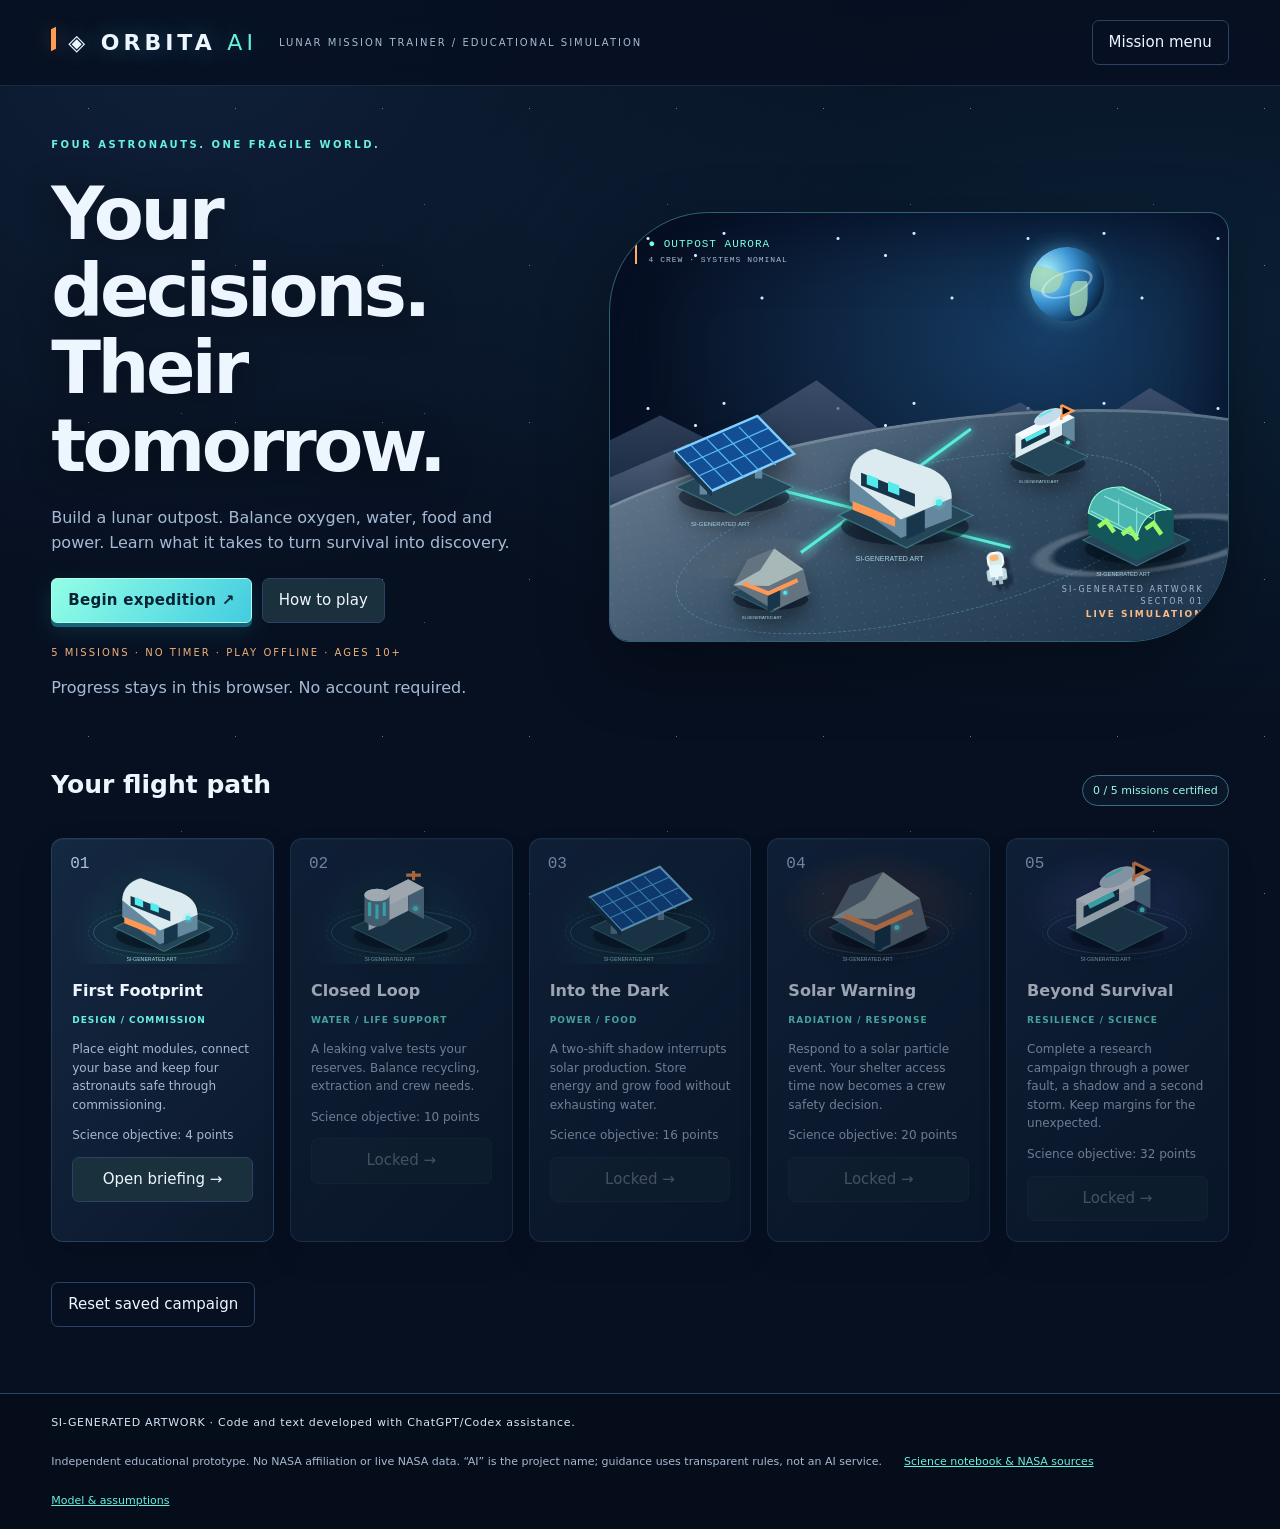
<file: index.html>
<!doctype html>
<html lang="en"><head><meta charset="utf-8"><meta name="viewport" content="width=device-width,initial-scale=1"><meta name="generator" content="ChatGPT/Codex-assisted development; SI-generated code, text and SVG artwork"><meta name="theme-color" content="#07131d"><title>ORBITA AI • Lunar Mission Trainer</title><link rel="stylesheet" href="style.css"></head><body>
<header><a class="brand" href="#" id="home">◈ ORBITA <span>AI</span></a><span class="small">LUNAR MISSION TRAINER / EDUCATIONAL SIMULATION</span><button id="menuBtn" class="quiet">Mission menu</button></header>
<main id="app"></main><div id="toast" role="status" aria-live="polite"></div>
<footer><span class="si-notice">SI-GENERATED ARTWORK · Code and text developed with ChatGPT/Codex assistance.</span>Independent educational prototype. No NASA affiliation or live NASA data. “AI” is the project name; guidance uses transparent rules, not an AI service. <button class="link" id="scienceBtn">Science notebook & NASA sources</button> <button class="link" id="modelBtn">Model & assumptions</button></footer>
<dialog id="modal"><div id="modalBody"></div><button id="closeModal">Back to mission</button></dialog><script src="game.js"></script></body></html>
</file>
<file: style.css>
:root{color-scheme:dark;--bg:#07131d;--panel:#101f2a;--line:#29404d;--text:#e8f2f3;--muted:#9bb2bf;--mint:#9ae5c4;--gold:#ffc681;--red:#ff9094}*{box-sizing:border-box}body{margin:0;color:var(--text);background:radial-gradient(ellipse at 80% 0,#173744 0,transparent 45%),var(--bg);font:15px/1.55 system-ui,-apple-system,Segoe UI,sans-serif}header,footer{padding:20px 4%;display:flex;align-items:center;gap:22px;border-bottom:1px solid var(--line)}header .small{flex:1}footer{border-top:1px solid var(--line);border-bottom:0;font-size:11px;color:var(--muted);margin-top:40px;flex-wrap:wrap}main{max-width:1500px;margin:auto;padding:26px 4%}a{color:var(--mint)}.brand{text-decoration:none;font-size:22px;letter-spacing:3px;font-weight:800;color:var(--text)}.brand span{color:var(--mint);font-weight:300}.small,.eyebrow{font-size:10px;letter-spacing:2px;color:var(--muted)}.eyebrow{color:var(--mint);font-weight:700}h1{font-size:clamp(42px,6vw,84px);line-height:1.06;letter-spacing:-3px;margin:22px 0}h2{font-size:25px;line-height:1.2;margin:8px 0 18px}h3{font-size:16px;margin:4px 0 10px}p{color:var(--muted)}button,select{font:inherit;border:1px solid var(--line);border-radius:7px;background:#1b303d;color:var(--text);padding:10px 16px;cursor:pointer}button:hover{border-color:var(--mint);background:#244237}button:focus-visible,a:focus-visible,select:focus-visible{outline:3px solid var(--gold);outline-offset:3px}button:disabled{opacity:.4;cursor:not-allowed}.primary{background:var(--mint);color:#102a25;border-color:var(--mint);font-weight:750}.quiet{background:transparent}.link{padding:0;border:0;background:none;color:var(--mint);text-decoration:underline}.hero{min-height:440px;display:grid;grid-template-columns:1.1fr 1fr;align-items:center;gap:30px}.hero p{max-width:560px;font-size:17px}.actions{display:flex;gap:10px;flex-wrap:wrap;margin:22px 0}.planet{position:relative;width:min(380px,70vw);aspect-ratio:1;margin:auto;border-radius:50%;background:radial-gradient(circle at 28% 27%,#b6c2bf 0,#63777b 32%,#293e49 62%,#07131d 75%);box-shadow:30px 0 100px #9ae5c412,inset -30px -20px 40px #06101d}.planet:before{content:'';position:absolute;inset:13%;border-radius:50%;background:radial-gradient(ellipse at 20% 30%,#10263080 0 9%,transparent 10%),radial-gradient(ellipse at 65% 60%,#10263090 0 16%,transparent 17%),radial-gradient(ellipse at 45% 15%,#e6e9d533 0 8%,transparent 9%);transform:rotate(-30deg)}.orbit{position:absolute;inset:-12%;border:1px solid #9ae5c455;border-radius:50%;transform:rotate(-30deg) scaleY(.4)}.planet-label{position:absolute;right:-12px;bottom:0;padding:12px;background:var(--panel);border-left:2px solid var(--mint);font-size:11px;letter-spacing:2px}.cards{display:grid;grid-template-columns:repeat(5,1fr);gap:12px}.card,.panel{background:linear-gradient(145deg,#142632,#101e28);border:1px solid var(--line);border-radius:10px;padding:20px}.card.locked{opacity:.55}.card .num{color:var(--mint);font:30px ui-monospace,monospace}.card p{font-size:12px;min-height:56px}.card button{width:100%}.topline{display:flex;align-items:center;justify-content:space-between;gap:16px;flex-wrap:wrap;margin-bottom:20px}.badge{font-size:11px;padding:6px 10px;border:1px solid var(--line);border-radius:30px;color:var(--mint)}.layout{display:grid;grid-template-columns:230px minmax(400px,1fr) 260px;gap:18px;align-items:start}.modules{display:grid;gap:7px}.module{display:flex;align-items:center;gap:12px;text-align:left;padding:10px;width:100%}.module.selected{border-color:var(--mint);background:#254739}.module .symbol{font-size:24px;width:28px;text-align:center}.module small{display:block;font-size:10px;color:var(--muted)}.mapwrap{position:relative;padding:14px;border:1px solid #4a5d63;border-radius:12px;background:radial-gradient(ellipse at 22% 30%,#7b81784d 0 7%,transparent 8%),radial-gradient(ellipse at 74% 68%,#89928d29 0 12%,transparent 13%),linear-gradient(150deg,#34444a,#1b2b35 70%);overflow:hidden}.maphead{display:flex;justify-content:space-between;font-size:10px;letter-spacing:2px;margin:0 2px 14px;color:#bdc8c6}.grid{display:grid;grid-template-columns:repeat(8,1fr);gap:4px;position:relative}.cell{aspect-ratio:1;min-width:0;padding:2px;border:1px solid #a3c3bd22;border-radius:4px;background:#0d202833;position:relative;display:flex;flex-direction:column;align-items:center;justify-content:center;font-size:11px}.cell .icon{font-size:clamp(18px,2.5vw,32px);line-height:1.15}.cell .cellname{font-size:8px;line-height:1.2}.cell.empty:hover{background:#9ae5c433}.cell.occupied{background:#d7e8db;color:#183335;border-color:#f4f8e8;box-shadow:0 3px 0 #456564}.cell.selected{outline:2px solid var(--gold);outline-offset:1px}.cell.ice{background:#2b707b55}.cell.ridge{background:#9d85494a}.cell.crater{background:#06121c99;cursor:not-allowed;border-color:#111e25}.terrainkey{display:flex;gap:14px;font-size:10px;color:#c0d1d4;margin-top:14px;flex-wrap:wrap}.hint{font-size:12px}.report-row{padding:10px 0;border-bottom:1px solid var(--line);font-size:12px}.report-row strong{color:var(--mint);display:block;font-size:19px}.bad{color:var(--red)!important}.good{color:var(--mint)}.warn{color:var(--gold)}.wide{width:100%;margin-top:10px}.meters{display:grid;grid-template-columns:repeat(6,1fr);gap:10px;margin-bottom:20px}.meter{padding:13px;border:1px solid var(--line);background:var(--panel);border-radius:8px}.meter b{display:block;font:26px ui-monospace,monospace;margin:4px 0}.meter small{font-size:10px;color:var(--muted)}.bar{height:4px;background:#30434e;margin-top:9px}.bar i{height:100%;background:var(--mint);display:block}.operations{display:grid;grid-template-columns:1.15fr 1fr;gap:18px}.policy{display:grid;grid-template-columns:1fr 1fr;gap:12px}.policy label{font-size:12px}.policy select{width:100%;margin-top:5px}.event{border:1px solid #9c7550;background:linear-gradient(120deg,#42352b,#202a30);border-radius:10px;padding:22px;margin-bottom:18px}.event p{color:#e1cdbb}.event .actions{margin-bottom:0}.log{max-height:170px;overflow:auto;font-size:12px}.log p{padding:7px 0;margin:0;border-bottom:1px solid var(--line)}.debrief{max-width:850px;margin:30px auto}.debrief h1{font-size:54px}.score{font:60px ui-monospace,monospace;color:var(--mint)}.achievements{display:flex;gap:10px;flex-wrap:wrap;margin:20px 0}.achievement{border:1px solid #9ae5c45c;padding:8px 12px;border-radius:6px;font-size:12px;color:var(--mint)}dialog{background:#12252f;color:var(--text);border:1px solid #507068;border-radius:12px;max-width:720px;width:92%;padding:30px;max-height:85vh;overflow:auto}dialog::backdrop{background:#000b;backdrop-filter:blur(5px)}dialog h2{font-size:30px}dialog li{margin-bottom:12px;color:var(--muted)}#toast{position:fixed;bottom:22px;left:50%;transform:translateX(-50%);padding:12px 20px;border-radius:7px;background:#e2f5e9;color:#173129;box-shadow:0 6px 30px #0008;z-index:5;display:none;max-width:90vw}details{font-size:12px;color:var(--muted);margin-top:15px}summary{cursor:pointer;color:var(--mint)}.brief{max-width:850px;margin:30px auto}.brief h1{font-size:56px}.brief .panel{margin:20px 0}.steps{display:grid;grid-template-columns:repeat(3,1fr);gap:12px}.steps p{font-size:12px}.save{color:var(--muted);font-size:11px}@media(max-width:1100px){.layout{grid-template-columns:190px 1fr}.engineering{grid-column:1/-1;display:grid;grid-template-columns:repeat(4,1fr);gap:10px}.engineering h3,.engineering button,.engineering .hint{grid-column:1/-1}.cards{grid-template-columns:repeat(3,1fr)}}@media(max-width:700px){header{padding:16px;gap:10px}header .small{display:none}header button{margin-left:auto}main{padding:18px 14px}.hero{grid-template-columns:1fr;min-height:0}.planet{width:220px;margin:35px auto}.cards{grid-template-columns:1fr 1fr}.layout,.operations{grid-template-columns:1fr}.modules{grid-template-columns:1fr 1fr}.module{font-size:12px}.engineering{grid-template-columns:1fr 1fr}.meters{grid-template-columns:repeat(3,1fr)}.cell .icon{font-size:23px}.cell .cellname{font-size:7px}.steps{grid-template-columns:1fr}.brief h1,.debrief h1{font-size:40px}h1{letter-spacing:-2px}.policy{grid-template-columns:1fr 1fr}.card{padding:15px}}
/* ORBITA / FRONTIER — original illustrated game skin */
:root{--bg:#071021;--panel:#101e36;--line:#2b4264;--text:#edf6ff;--muted:#a6bad4;--mint:#66f1e1;--gold:#ffad67}
body{background:radial-gradient(ellipse at 15% 5%,#17304e80,transparent 45%),radial-gradient(ellipse at 90% 35%,#123e5b60,transparent 50%),#071021;background-attachment:fixed}body:before{content:'';position:fixed;inset:0;pointer-events:none;background-image:radial-gradient(circle,#c8e8ff80 .6px,transparent 1px),radial-gradient(circle,#a5d9ff60 .5px,transparent 1px);background-size:147px 157px,243px 209px;background-position:15px 30px,60px 100px;z-index:-1}header{background:#071021d9;backdrop-filter:blur(12px);border-bottom-color:#4b739644}.brand{font-weight:900;letter-spacing:4px;text-shadow:0 0 24px #68e8f955}.brand:before{content:'';display:inline-block;width:5px;height:22px;background:#ff9c54;margin-right:12px;transform:skewY(-25deg);box-shadow:0 0 18px #ff9c5450}.brand span{font-weight:500}.eyebrow{letter-spacing:2.5px}h1{font-weight:900;letter-spacing:-3.5px;text-shadow:0 5px 35px #0007}h2{font-weight:800}.primary{background:linear-gradient(125deg,#92ffe6,#43cce0);border-color:#adfff0;box-shadow:0 4px 0 #166478,0 8px 25px #34dfdf22;border-radius:6px;color:#072435;letter-spacing:.3px}.primary:hover{background:linear-gradient(125deg,#beffed,#7df6ff);transform:translateY(-1px)}button{transition:border-color .15s,background .15s,transform .15s}.primary:active{transform:translateY(3px);box-shadow:0 1px 0 #166478}.hero{grid-template-columns:1fr 1.15fr;gap:18px;padding:25px 0 45px;min-height:510px}.hero h1{font-size:clamp(45px,5.7vw,80px)}.hero p{font-size:16px;max-width:480px}.hero .small{color:#efb17b}.card,.panel{background:linear-gradient(135deg,#162a44ed,#0c192dec);border-color:#38567a88;box-shadow:inset 0 1px #b6eaff0b,0 15px 35px #0002;border-radius:12px}.panel{position:relative}.panel:before{content:'';position:absolute;top:0;left:22px;width:38px;height:2px;background:#71f3df;box-shadow:0 0 12px #71f3df66}.cards{gap:16px}.card{padding-top:10px;position:relative;overflow:hidden;transition:transform .2s,border-color .2s}.card:hover{transform:translateY(-5px);border-color:#69ddda}.card .num{position:absolute;top:16px;left:18px;font-size:16px;color:#a9c6e1}.card.locked{opacity:.65}.card p{min-height:0}.card .eyebrow{font-size:9px;letter-spacing:1px}.mission-art{height:115px;position:relative;display:flex;justify-content:center;align-items:center;background:radial-gradient(ellipse at 50% 75%,#3bdcc32b,transparent 65%);margin:0 -10px 15px}.mission-art .model-svg{width:130px;height:115px;position:relative;z-index:1;filter:drop-shadow(0 8px 10px #0006)}.mission-art-3{background:radial-gradient(ellipse,#ff8c4333,transparent 70%)}.mission-art-4{background:radial-gradient(ellipse,#7a79ff44,transparent 70%)}.mission-orbit{position:absolute;width:140px;height:45px;border:1px solid #68dfed40;border-radius:50%;bottom:9px}.mission-orbit:after{content:'';position:absolute;inset:-6px;border:1px dashed #68dfed26;border-radius:50%}.badge{background:#0b182b;color:#9af9e5;border-color:#3b6c83}.meter{background:linear-gradient(140deg,#1c3550,#0c1c31);border-color:#335477;position:relative;overflow:hidden}.meter:before{content:'';position:absolute;right:-7px;top:-15px;width:45px;height:45px;border:8px solid #58d6d50b;transform:rotate(30deg)}.meter:nth-child(1){border-top:2px solid #ffb36d}.meter:nth-child(2){border-top:2px solid #6ce9ff}.meter:nth-child(3){border-top:2px solid #679fff}.meter:nth-child(4){border-top:2px solid #b9f17b}.meter:nth-child(5){border-top:2px solid #ff92a8}.meter:nth-child(6){border-top:2px solid #b59aff}.meter b{font-weight:800}.bar{height:5px;border-radius:8px;overflow:hidden}.bar i{background:linear-gradient(90deg,#3488c5,#7bffe2);box-shadow:0 0 8px #69edda}.event{background:radial-gradient(ellipse at 100% 0,#ff8a3333,transparent 70%),#251f30;border-color:#d28650;box-shadow:inset 4px 0 #ffab64,0 0 35px #ff9e3d12}.event:before{content:'!';float:right;display:grid;place-items:center;width:52px;height:52px;border:2px solid #ffb16c;border-radius:50%;font-size:30px;font-weight:900;color:#ffb16c;box-shadow:0 0 25px #ffb16c30}.event .eyebrow{color:#ffc48d}.event button{background:#2c3046;border-color:#97694f}.achievement{background:linear-gradient(110deg,#143b42,#11223a);box-shadow:inset 0 1px #8fffff22}.score{text-shadow:0 0 30px #52ffde33}dialog{background:linear-gradient(135deg,#183049,#0d1a2f);box-shadow:0 25px 100px #000b}footer{background:#050c17aa}
/* Cinematic menu diorama */
.colony-scene{height:430px;position:relative;isolation:isolate;overflow:hidden;border-radius:100px 20px 100px 20px;background:radial-gradient(ellipse at 70% 30%,#163c64,#071124 65%);border:1px solid #2e6076;box-shadow:inset 0 0 80px #040c22,0 25px 70px #0005}.scene-stars{position:absolute;inset:0;background:radial-gradient(circle at 20% 15%,#c6efff 0 1px,transparent 2px),radial-gradient(circle at 60% 12%,#c6efff 0 1px,transparent 2px),radial-gradient(circle at 45% 25%,#c6efff 0 1px,transparent 2px),radial-gradient(circle at 80% 50%,#c6efff 0 1px,transparent 2px);background-size:190px 170px}.earth{position:absolute;right:20%;top:34px;width:74px;height:74px;border-radius:50%;background:radial-gradient(circle at 27% 25%,#b2f8ff,#3d96d5 38%,#164b79 65%,#07152c 85%);box-shadow:-3px -2px 18px #70d6ff5c,0 0 60px #3cc6ff22;overflow:hidden;transform:rotate(-20deg)}.earth:before,.earth:after{content:'';position:absolute;background:#a4d6b4;opacity:.8;border-radius:40% 10% 50% 30%;width:34px;height:25px;top:13px;left:0;transform:rotate(40deg)}.earth:after{width:18px;height:35px;left:34px;top:37px;transform:rotate(20deg)}.earth i{position:absolute;inset:10px;border:3px solid #eaffff66;border-radius:50%;transform:scaleY(.45) rotate(45deg);z-index:1}.mountain{position:absolute;bottom:140px;left:-5%;width:110%;height:130px;clip-path:polygon(0 100%,0 65%,12% 34%,20% 55%,35% 7%,48% 60%,65% 24%,73% 50%,84% 13%,100% 60%,100% 100%);background:linear-gradient(#52617e,#1e324b);opacity:.7}.mountain.front{bottom:110px;transform:scaleX(-1);background:linear-gradient(#64718d,#273b53);height:100px;opacity:.8}.scene-ground{position:absolute;bottom:-60px;left:-20%;width:145%;height:280px;border-radius:50%;background:radial-gradient(ellipse at 30% 40%,#4c6073 0 7%,transparent 8%),radial-gradient(ellipse at 74% 55%,#162e43 0 10%,#53677b 11% 12%,transparent 13%),linear-gradient(155deg,#758699,#344e65 45%,#132a41);transform:rotate(-8deg);box-shadow:inset 0 3px 0 #a4b6c160}.scene-ground:after{content:'';position:absolute;inset:0;border-radius:50%;background-image:radial-gradient(#a1c4d344 .9px,transparent 1px);background-size:13px 11px}.scene-model{position:absolute;z-index:3;filter:drop-shadow(0 14px 10px #0006)}.scene-model .model-svg{width:100%;height:100%}.scene-model.habitat{width:170px;height:160px;left:34%;bottom:74px}.scene-model.solar{width:150px;height:135px;left:8%;bottom:111px}.scene-model.greenhouse{width:135px;height:125px;right:4%;bottom:61px}.scene-model.shelter{width:100px;height:100px;left:18%;bottom:15px}.scene-model.lab{width:100px;height:100px;right:21%;bottom:151px}.scene-wire{position:absolute;height:3px;background:#58edd8;box-shadow:0 0 9px #4ffff0;z-index:2;transform-origin:left center}.wire-one{width:42%;bottom:155px;left:24%;transform:rotate(14deg)}.wire-two{width:34%;bottom:87px;left:31%;transform:rotate(-36deg)}.scene-orbit{position:absolute;left:10%;bottom:5%;width:80%;height:36%;border:1px dashed #72d8e955;border-radius:50%;transform:rotate(-12deg);z-index:2}.scene-pin{position:absolute;left:25px;top:25px;color:#76ffe2;font:11px ui-monospace,monospace;letter-spacing:1px;padding-left:12px;border-left:2px solid #feab63}.scene-pin span{display:block;font-size:8px;color:#aac1d4;margin-top:5px}.scene-stamp{position:absolute;bottom:19px;right:24px;font-size:8px;letter-spacing:2px;color:#a6b5c8;z-index:4;text-align:right}.scene-stamp b{display:block;color:#ffba83;font-size:9px}.astronaut{position:absolute;bottom:57px;left:61%;width:15px;height:32px;z-index:4;filter:drop-shadow(5px 6px 1px #0b182c80);transform:rotate(-8deg)}.astronaut:before{content:'';position:absolute;top:0;left:1px;width:13px;height:13px;border-radius:6px;background:#d4ebef;border:2px solid #fff}.astronaut:after{content:'';position:absolute;top:3px;left:4px;width:9px;height:6px;background:#ffb770;border-radius:4px}.astronaut i{position:absolute;top:13px;left:2px;width:13px;height:14px;background:#e7f8fc;border-radius:4px;box-shadow:-4px 3px 0 -1px #c1dbe0,5px 3px 0 -1px #c1dbe0}.astronaut b{position:absolute;top:25px;left:3px;width:4px;height:8px;background:#a2bbcb;box-shadow:7px 0 #a2bbcb}
/* Surface miniatures and visible service network */
.layout{grid-template-columns:220px minmax(440px,1fr) 245px}.modules{gap:8px}.module{background:linear-gradient(110deg,#152d46,#102036);border-color:#355371;min-height:65px;padding:5px 8px;gap:8px}.module.selected{background:linear-gradient(100deg,#1b5257,#173249);border-color:#69eede;box-shadow:inset 3px 0 #73f6df,0 0 16px #4adee516}.module .symbol{width:61px;height:57px;flex-shrink:0}.model-svg{width:100%;height:100%;display:block;overflow:visible}.module small{font-size:9px}.module>span:last-child{font-size:12px;font-weight:650}.mapwrap{padding:16px;background:radial-gradient(ellipse at 80% 20%,#73909d33,transparent 50%),linear-gradient(145deg,#2a4358,#142b42);border:1px solid #65849b;border-radius:14px;box-shadow:inset 0 0 60px #06132266,0 15px 40px #0004}.maphead{color:#b6e3f3;font-size:9px;letter-spacing:1.5px;border-bottom:1px solid #88acc333;padding-bottom:10px}.lunar-board{position:relative;isolation:isolate}.grid{gap:3px;z-index:2}.utility-overlay{position:absolute;inset:0;width:100%;height:100%;z-index:1;pointer-events:none}.utility-link{fill:none;stroke:#7b91ad;stroke-width:4;stroke-dasharray:7 7;opacity:.45}.utility-link.online{stroke:#6cffe7;stroke-width:4;stroke-dasharray:none;opacity:.65;filter:drop-shadow(0 0 4px #5ffff5)}.cell{border:1px solid #a4d0ec12;background:linear-gradient(155deg,#8fa4b00c,#0d1b2b15);border-radius:5px;aspect-ratio:.89;overflow:visible;transition:background .16s,box-shadow .16s}.cell.empty:hover{background:#6cf2e333;border-color:#9ffff2;box-shadow:inset 0 0 18px #47dce72e}.cell.occupied{background:radial-gradient(ellipse at 50% 65%,#4dc5cb1c,transparent 70%);color:#d2ebff;border-color:#7bdbd72a;box-shadow:none}.cell.occupied.selected{outline:0;border:1px solid #ffc185;box-shadow:inset 0 0 15px #ffba6e25,0 0 12px #ffba6e30}.cell.occupied.selected:before{content:'';position:absolute;bottom:23%;width:70%;height:27%;border:1px solid #ffbf7b;border-radius:50%;box-shadow:0 0 10px #ffac6544}.miniature{position:absolute;width:120%;height:100%;left:-10%;top:-12%;pointer-events:none;filter:drop-shadow(3px 8px 3px #05132966);z-index:3}.cell:hover .miniature{transform:translateY(-4px)}.cell .cellname{position:absolute;bottom:15%;left:0;right:0;font-size:7px;line-height:1.1;color:#e4f4ff;font-weight:650;text-shadow:0 1px 3px #000;z-index:4;white-space:nowrap}.module-state{position:absolute;bottom:3%;font-size:5.5px;letter-spacing:.3px;color:#9faec5;white-space:nowrap}.linked .module-state{color:#80ffe5}.cell:disabled{opacity:1;cursor:default}.cell.crater{background:transparent;border-color:#111e2533}.crater-ring{width:85%;height:55%;border-radius:50%;background:radial-gradient(ellipse,#0c2033 25%,#17283c 48%,#5d7184 52%,#3d546a 63%,transparent 68%);transform:rotate(-22deg);box-shadow:3px 4px 4px #06132255}.cell.ice{background:radial-gradient(ellipse at 40% 70%,#469eea44,transparent 80%);border-color:#8fc9f530}.ice-shards{color:#9eeaff;transform:scaleY(.7) rotate(20deg);font-size:26px;filter:drop-shadow(5px 3px 0 #3480b9) drop-shadow(-6px -2px 0 #b1e9ff);opacity:.8}.cell.ridge{background:linear-gradient(135deg,#c7b58c25,#796f4222);border-color:#f6ce8222}.ridge-rock{color:#b6ab91;font-size:22px;text-shadow:7px 5px #6d7c81,-4px 5px #84909d;transform:scaleY(.65)}.tile-mark{color:#a5c4db27;font-size:12px}.cell.empty:hover .tile-mark{color:#adfff0}.operations .mapwrap{padding:10px}.operations .cell{aspect-ratio:1}.operations .cell .cellname{font-size:6px}.operations .module-state{font-size:4.5px}.terrainkey{font-size:9px}.report-row strong{font-family:ui-monospace,monospace;font-weight:700}.engineering .report-row{border-bottom-style:dashed}.policy select{background:#0a1930;border-color:#436386}.log p{border-left:2px solid #39667c;padding-left:10px}
@media(min-width:1450px){.cell .cellname{font-size:8px}.module-state{font-size:6px}}
@media(max-width:1100px){.layout{grid-template-columns:200px 1fr}.engineering{grid-column:1/-1}.hero h1{font-size:55px}.colony-scene{height:390px}.scene-model.habitat{width:140px;left:30%}.scene-model.solar{width:120px;left:3%}.scene-model.greenhouse{width:110px;right:0}.scene-model.lab{right:8%}.scene-pin{font-size:9px;left:18px}}
@media(max-width:700px){.hero{grid-template-columns:1fr;padding-top:8px;padding-bottom:25px;gap:20px}.hero h1{font-size:56px}.colony-scene{height:330px;border-radius:55px 15px 55px 15px}.hero .small{font-size:9px;letter-spacing:1px}.scene-model.habitat{bottom:55px;width:145px;left:30%}.scene-model.solar{bottom:95px;width:120px;left:4%}.scene-model.greenhouse{bottom:36px;width:110px;right:1%}.scene-model.shelter{bottom:0;width:85px;left:15%}.scene-model.lab{bottom:120px;width:90px;right:15%}.earth{width:52px;height:52px;right:22%;top:26px}.scene-ground{bottom:-70px;height:255px}.mountain{bottom:120px;height:100px}.mountain.front{bottom:100px}.wire-one{bottom:125px}.wire-two{bottom:60px}.astronaut{bottom:40px}.scene-stamp{font-size:7px;bottom:14px}.layout{grid-template-columns:1fr}.module .symbol{width:53px;height:51px}.module>span:last-child{font-size:11px}.module{min-height:60px}.mission-art{height:100px}.mission-art .model-svg{height:105px;width:115px}.mapwrap{padding:10px}.cell .cellname{font-size:6px}.module-state{font-size:4.5px}.maphead{font-size:8px}.miniature{width:126%;left:-13%}.terrainkey{font-size:8px;gap:8px}.card p{font-size:11px}.card .eyebrow{letter-spacing:.7px}.card h3{font-size:15px}}
@media(prefers-reduced-motion:reduce){*,*:before,*:after{transition:none!important;animation:none!important}}


.si-notice{display:block;width:100%;color:#d6e5f8;font-size:11px;letter-spacing:.7px}.science-card{margin:18px 0}.science-card p{font-size:14px}.science-card a{font-size:13px}
</file>
